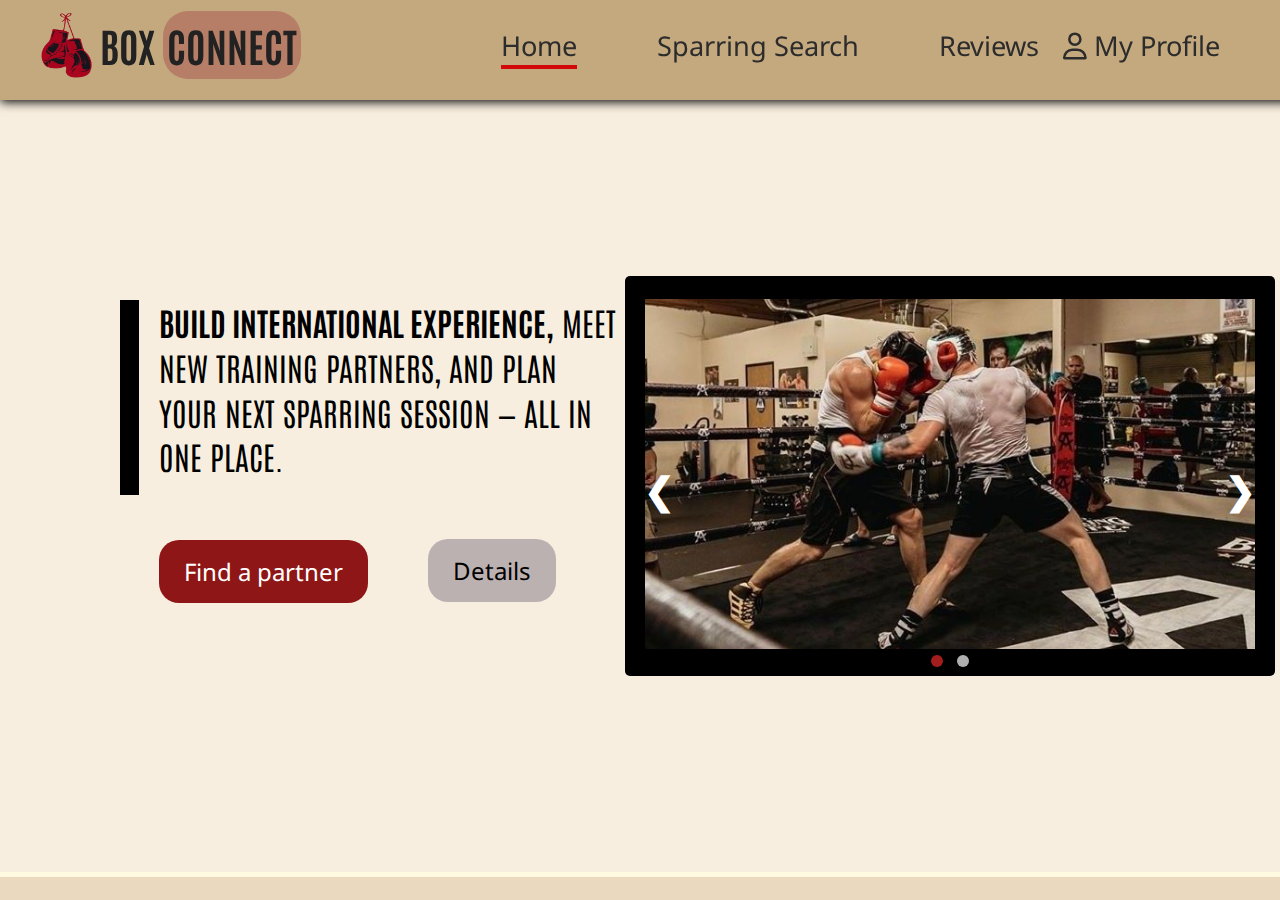
<file: index.html>
<!DOCTYPE html>
<html lang="en">
  <head>
    <meta charset="UTF-8" />
    <meta name="viewport" content="width=device-width, initial-scale=1.0" />
    <title>Box Connect</title>

    <!-- Загальні стилі -->
    <link rel="stylesheet" href="./css/style.css" />

    <!-- Стилі для головної сторінки -->
    <link rel="stylesheet" href="./css/home.css" />

    <!-- Іконки та шрифти -->
    <link rel="stylesheet" href="https://cdnjs.cloudflare.com/ajax/libs/font-awesome/6.0.0/css/all.min.css" />
    <link rel="preconnect" href="https://fonts.googleapis.com">
    <link rel="preconnect" href="https://fonts.gstatic.com" crossorigin>

    <link href="https://fonts.googleapis.com/css2?family=Antonio:wght@100..700&family=Libre+Baskerville:ital,wght@0,400;0,700;1,400&family=Oswald:wght@200..700&family=Roboto+Condensed:ital,wght@0,100..900;1,100..900&display=swap" rel="stylesheet">
    <link href="https://fonts.googleapis.com/css2?family=Antonio:wght@100..700&family=Libre+Baskerville:ital,wght@0,400;0,700;1,400&family=Noto+Sans:ital,wght@0,100..900;1,100..900&family=Oswald:wght@200..700&family=Roboto+Condensed:ital,wght@0,100..900;1,100..900&display=swap" rel="stylesheet">
    
    <script defer src="./js/script.js"></script>
  </head>
  <body>
    <!-- Хедер (спільний для всіх сторінок) -->
    <header class="site-header">
      <div class="header-container">
        <div class="logo">
          <img src="./assets/icons/logo.png" alt="logo" />
          <span>BOX <span class="highlight">CONNECT</span></span>
        </div>
        <nav class="nav-menu">
          <a href="./index.html" class="active">Home</a>
          <a href="#">Sparring Search</a>
          <a href="#">Reviews</a>
        </nav>
        <div class="profile">
          <a href="./profile.html"><i class="fa-regular fa-user"></i> My Profile</a>
        </div>
      </div>
    </header>

    <!-- 🟡 Головна секція -->
    <section class="hero-section">
      <div class="hero-content">
        <div class="hero-text">
          <div class="highlight-bar"></div>
          <div class="hero-text-content">
            <p>
              <strong>BUILD INTERNATIONAL EXPERIENCE,</strong> MEET NEW TRAINING PARTNERS, AND PLAN YOUR NEXT SPARRING SESSION — ALL IN ONE PLACE.
            </p>
            <div class="hero-buttons">
              <a href="./search.html" class="btn-primary">Find a partner</a>
              <a href="./details.html" class="btn-secondary">Details</a>
            </div>
          </div>
        </div>

        <!-- Slideshow container -->
        <div class="slideshow-container">
          <!-- Full-width images -->
          <div class="mySlides fade">
            <img src="./assets/images/slide1.jpg" alt="Boxers sparring">
          </div>

          <div class="mySlides fade">
            <img src="./assets/images/slide2.jpg" alt="Boxers sparring">
          </div>

          <!-- Next and previous buttons -->
          <button class="prev" onclick="plusSlides(-1)">&#10094;</button>
          <button class="next" onclick="plusSlides(1)">&#10095;</button>

          <!-- Dots container -->
          <div class="dots-container">
            <span class="dot active " onclick="currentSlide(1)"></span>
            <span class="dot" onclick="currentSlide(2)"></span>
          </div>
        </div>
      </div>
    </section>

    <script src="./js/home.js"></script>
  </body>
</html>
</file>
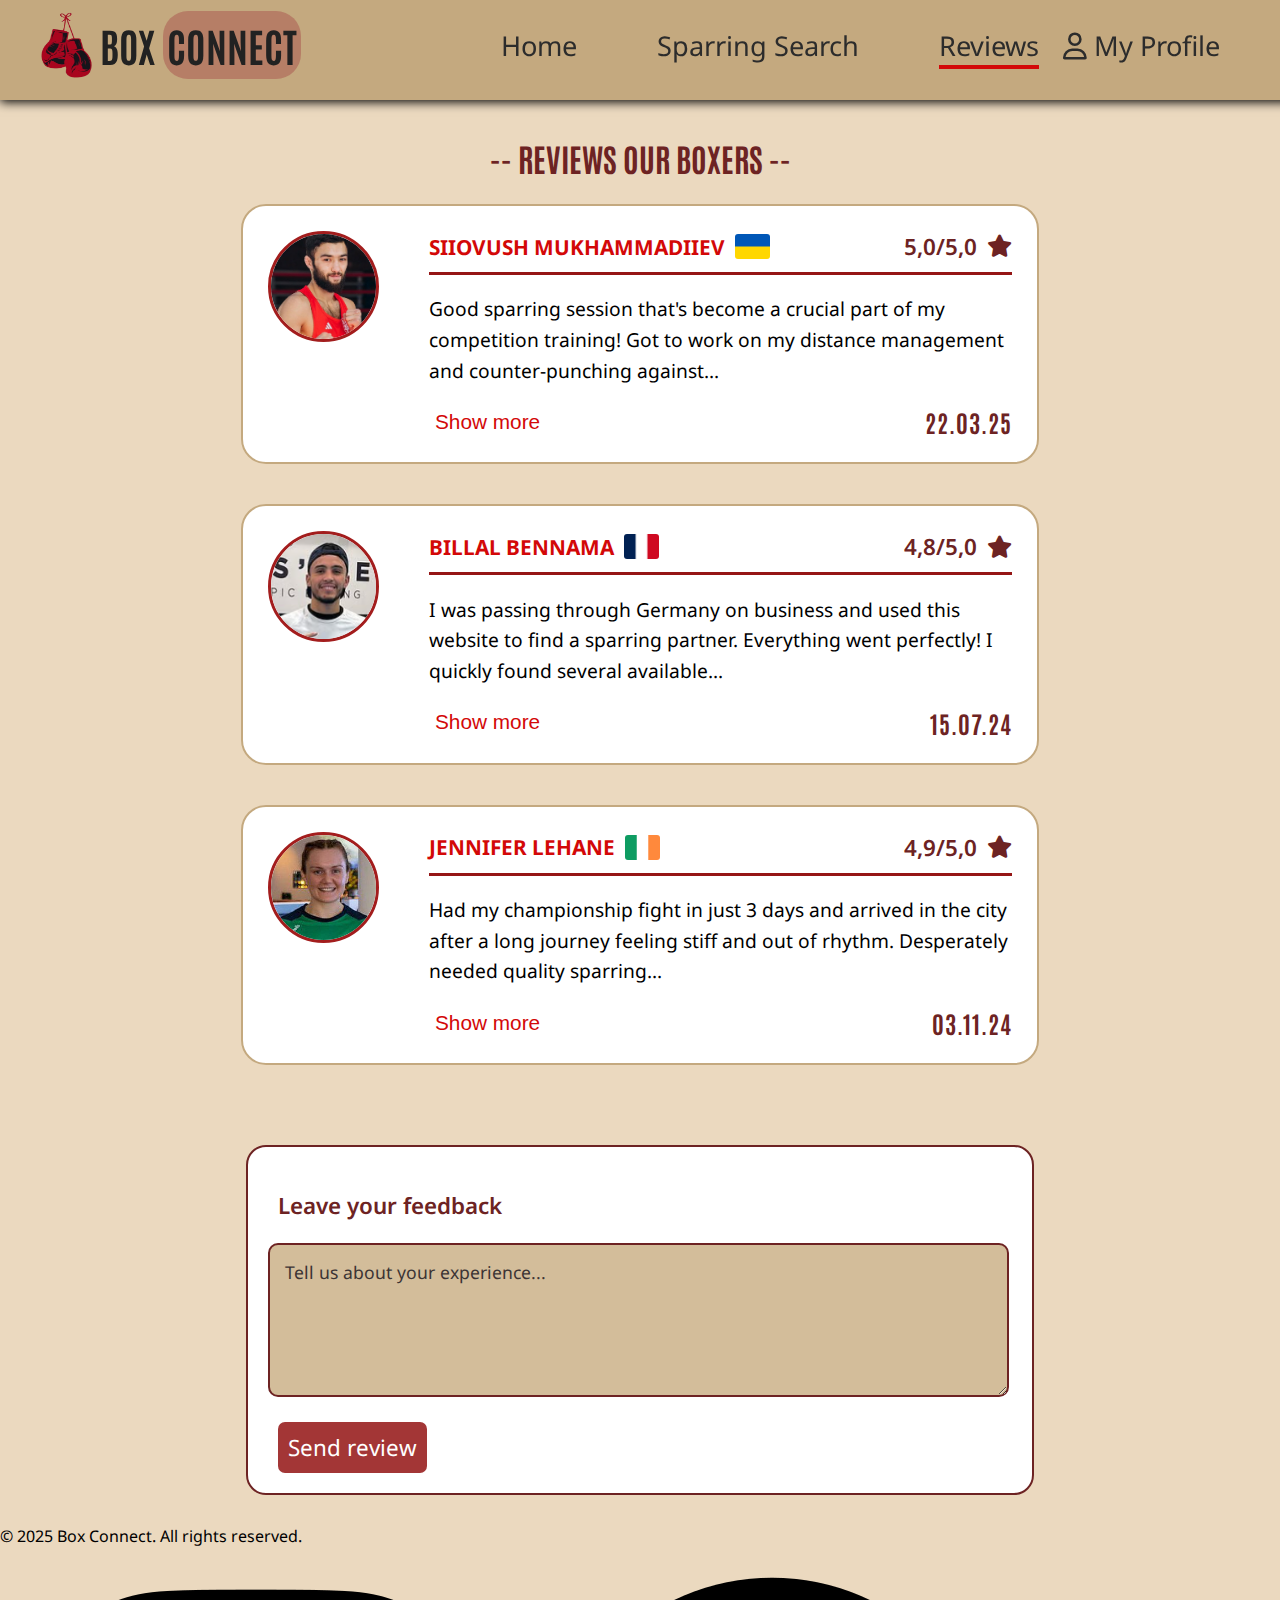
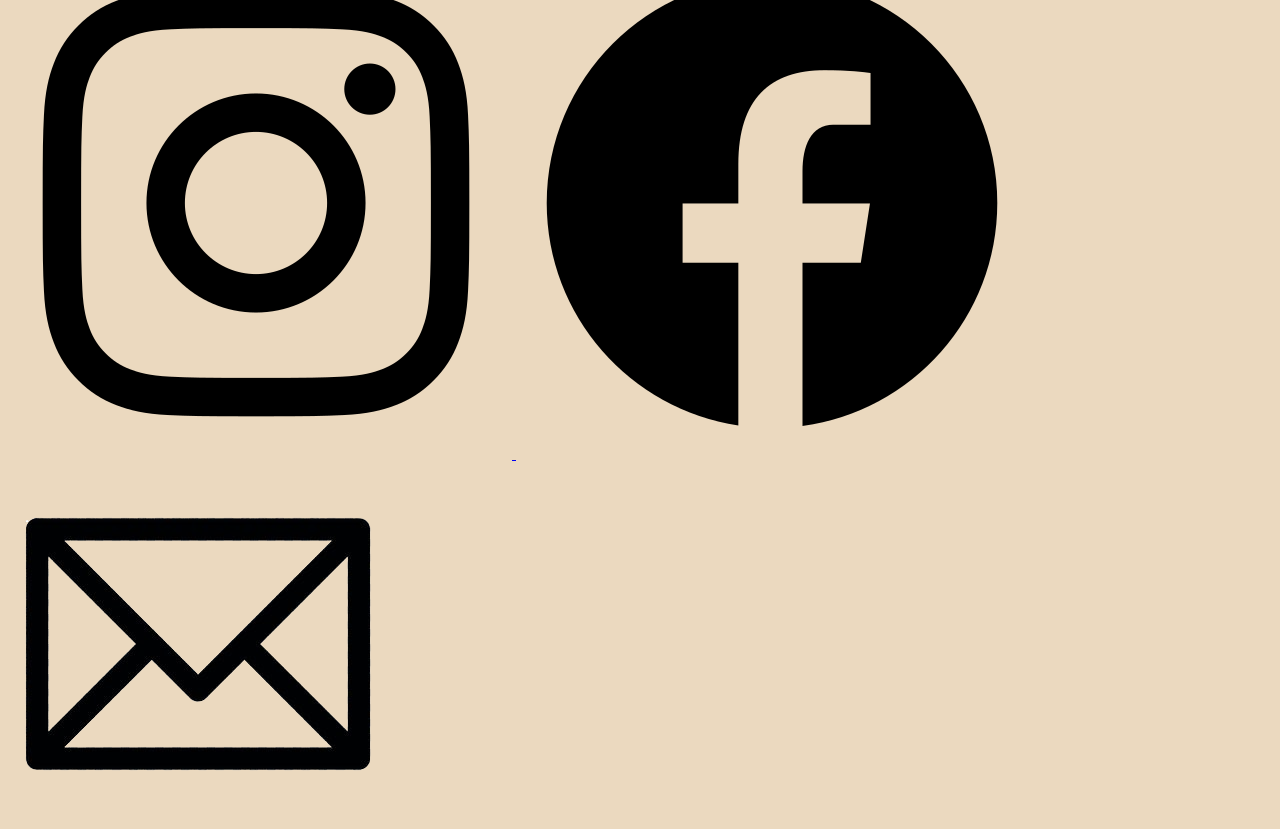
<file: reviews.html>
<!DOCTYPE html>
<html lang="en">

<head>
  <meta charset="UTF-8" />
  <meta name="viewport" content="width=device-width, initial-scale=1.0" />
  <title>Box Connect - Reviews</title>
  <link rel="stylesheet" href="css/style.css">
  <link rel="stylesheet" href="css/reviews.css" />

  <!-- Fonts -->
  <link rel="preconnect" href="https://fonts.googleapis.com">
  <link rel="preconnect" href="https://fonts.gstatic.com" crossorigin>
  <link
    href="https://fonts.googleapis.com/css2?family=Antonio:wght@100..700&family=Libre+Baskerville:ital,wght@0,400;0,700;1,400&family=Oswald:wght@200..700&family=Roboto+Condensed:ital,wght@0,100..900;1,100..900&display=swap"
    rel="stylesheet">
  <link href="https://fonts.googleapis.com/css2?family=Noto+Sans:ital,wght@0,100..900;1,100..900&display=swap"
    rel="stylesheet">
  <link rel="stylesheet" href="https://cdnjs.cloudflare.com/ajax/libs/font-awesome/6.0.0/css/all.min.css" />

</head>

<body>
  <!-- Header -->
  <!-- Хедер (спільний для всіх сторінок) -->
  <header class="site-header">
    <div class="header-container">
      <div class="logo">
        <img src="./assets/icons/logo.png" alt="logo" />
        <span>BOX <span class="highlight">CONNECT</span></span>
      </div>
      <nav class="nav-menu">
        <a href="./index.html">Home</a>
        <a href="./search.html">Sparring Search</a>
        <a href="./reviews.html" class="active">Reviews</a>
      </nav>
      <div class="profile">
        <a href="./profile.html"><i class="fa-regular fa-user"></i> My Profile</a>
      </div>
    </div>
  </header>
  <main class="reviews-container">
    <h2 class="reviews-title">-- REVIEWS OUR BOXERS --</h2>

    <!-- Review Card 1 -->
    <div class="review-card">
      <img src="./assets/boxers/photos/muhammadiev.jpg" alt="SIIOVUSH MUKHAMMADIIEV photo" class="review-avatar">
      <div class="review-content">
        <div class="review-header">
          <span class="review-name">
            SIIOVUSH MUKHAMMADIIEV
            <img src="./assets/boxers/flags/ukraine.png" alt="Flag of Ukraine" class="country-flag">
          </span>
          <span class="review-rating">5,0/5,0 <i class="fas fa-star"></i></span>
        </div>
        <p class="review-text truncated"
          data-full-text="Good sparring session that's become a crucial part of my competition training! Got to work on my distance management and counter-punching against different styles. This level of sparring is exactly what I need to stay sharp and confident. Will definitely be back every week until my championship bout. Highly recommend for anyone serious about competing!">
          Good sparring session that's become a crucial part of my competition training! Got to work on my distance
          management and counter-punching against...
        </p>
        <div class="review-footer">
          <button class="toggle-btn" onclick="toggleReview(this)">Show more</button>
          <div class="review-date">22.03.25</div>
        </div>
      </div>
    </div>

    <!-- Review Card 2 -->
    <div class="review-card">
      <img src="./assets/boxers/photos/bennama.png" alt="BILLAL BENNAMA photo" class="review-avatar">
      <div class="review-content">
        <div class="review-header">
          <span class="review-name">
            BILLAL BENNAMA
            <img src="./assets/boxers/flags/france.png" alt="Flag of France" class="country-flag">
          </span>
          <span class="review-rating">4,8/5,0 <i class="fas fa-star"></i></span>
        </div>
        <p class="review-text truncated"
          data-full-text="I was passing through Germany on business and used this website to find a sparring partner. Everything went perfectly! I quickly found several available partners in Berlin and booked a session within 24 hours. The local boxer I trained with was very welcoming and professional. It's amazing how this platform connects traveling boxers with local training partners. Highly recommend for anyone looking to maintain their boxing training while on the road!">
          I was passing through Germany on business and used this website to find a sparring partner. Everything went
          perfectly! I quickly found several available...
        </p>
        <div class="review-footer">
          <button class="toggle-btn" onclick="toggleReview(this)">Show more</button>
          <div class="review-date">15.07.24</div>
        </div>
      </div>
    </div>

    <!-- Review Card 3 -->
    <div class="review-card">
      <img src="./assets/boxers/photos/lehane.png" alt="JENNIFER LEHANE photo" class="review-avatar">
      <div class="review-content">
        <div class="review-header">
          <span class="review-name">
            JENNIFER LEHANE
            <img src="./assets/boxers/flags/ireland.png" alt="Flag of Ireland" class="country-flag">
          </span>
          <span class="review-rating">4,9/5,0 <i class="fas fa-star"></i></span>
        </div>
        <p class="review-text truncated"
          data-full-text="Had my championship fight in just 3 days and arrived in the city after a long journey feeling stiff and out of rhythm. Desperately needed quality sparring to get my timing back and shake off the travel fatigue. Within hours I found an experienced sparring partner who understood my situation perfectly. Thanks to this platform, I felt prepared and ready when I stepped into the ring for my title fight.">
          Had my championship fight in just 3 days and arrived in the city after a long journey feeling stiff and out of
          rhythm. Desperately needed quality sparring...
        </p>
        <div class="review-footer">
          <button class="toggle-btn" onclick="toggleReview(this)">Show more</button>
          <div class="review-date">03.11.24</div>
        </div>
      </div>
    </div>

    <!-- Feedback Box -->
    <div class="feedback-box">
      <p>Leave your feedback</p>
      <textarea placeholder="Tell us about your experience..."></textarea>
      <button class="send-btn">Send review</button>
    </div>
  </main>
  <!-- Footer -->
  <footer class="site-footer">
    <div class="footer-container">
      <div class="footer-text">
        © 2025 Box Connect. All rights reserved.
      </div>
      <div class="footer-icons">
        <a href="https://instagram.com" target="_blank">
          <img src="assets/icons/instagram.png" alt="Instagram" />
        </a>
        <a href="https://www.facebook.com">
          <img src="assets/icons/facebook.png" alt="F icon" />
        </a>
        <a
          href="https://mail.google.com/mail/u/0/?tab=rm&ogbl#inbox?compose=CllgCJqXxmRzMdSvLStnctnTrqDHtHDJkPbWzZWPfQjfSlTTCmgmnbfQwHqcPTmcmgSgDgckjXB">
          <img src="assets/icons/email.jpg" alt="email icon" />
        </a>
      </div>
    </div>
  </footer>
  <script src="js/script.js"></script>
  <script src="js/reviews.js"></script>
</body>

</html>
</file>
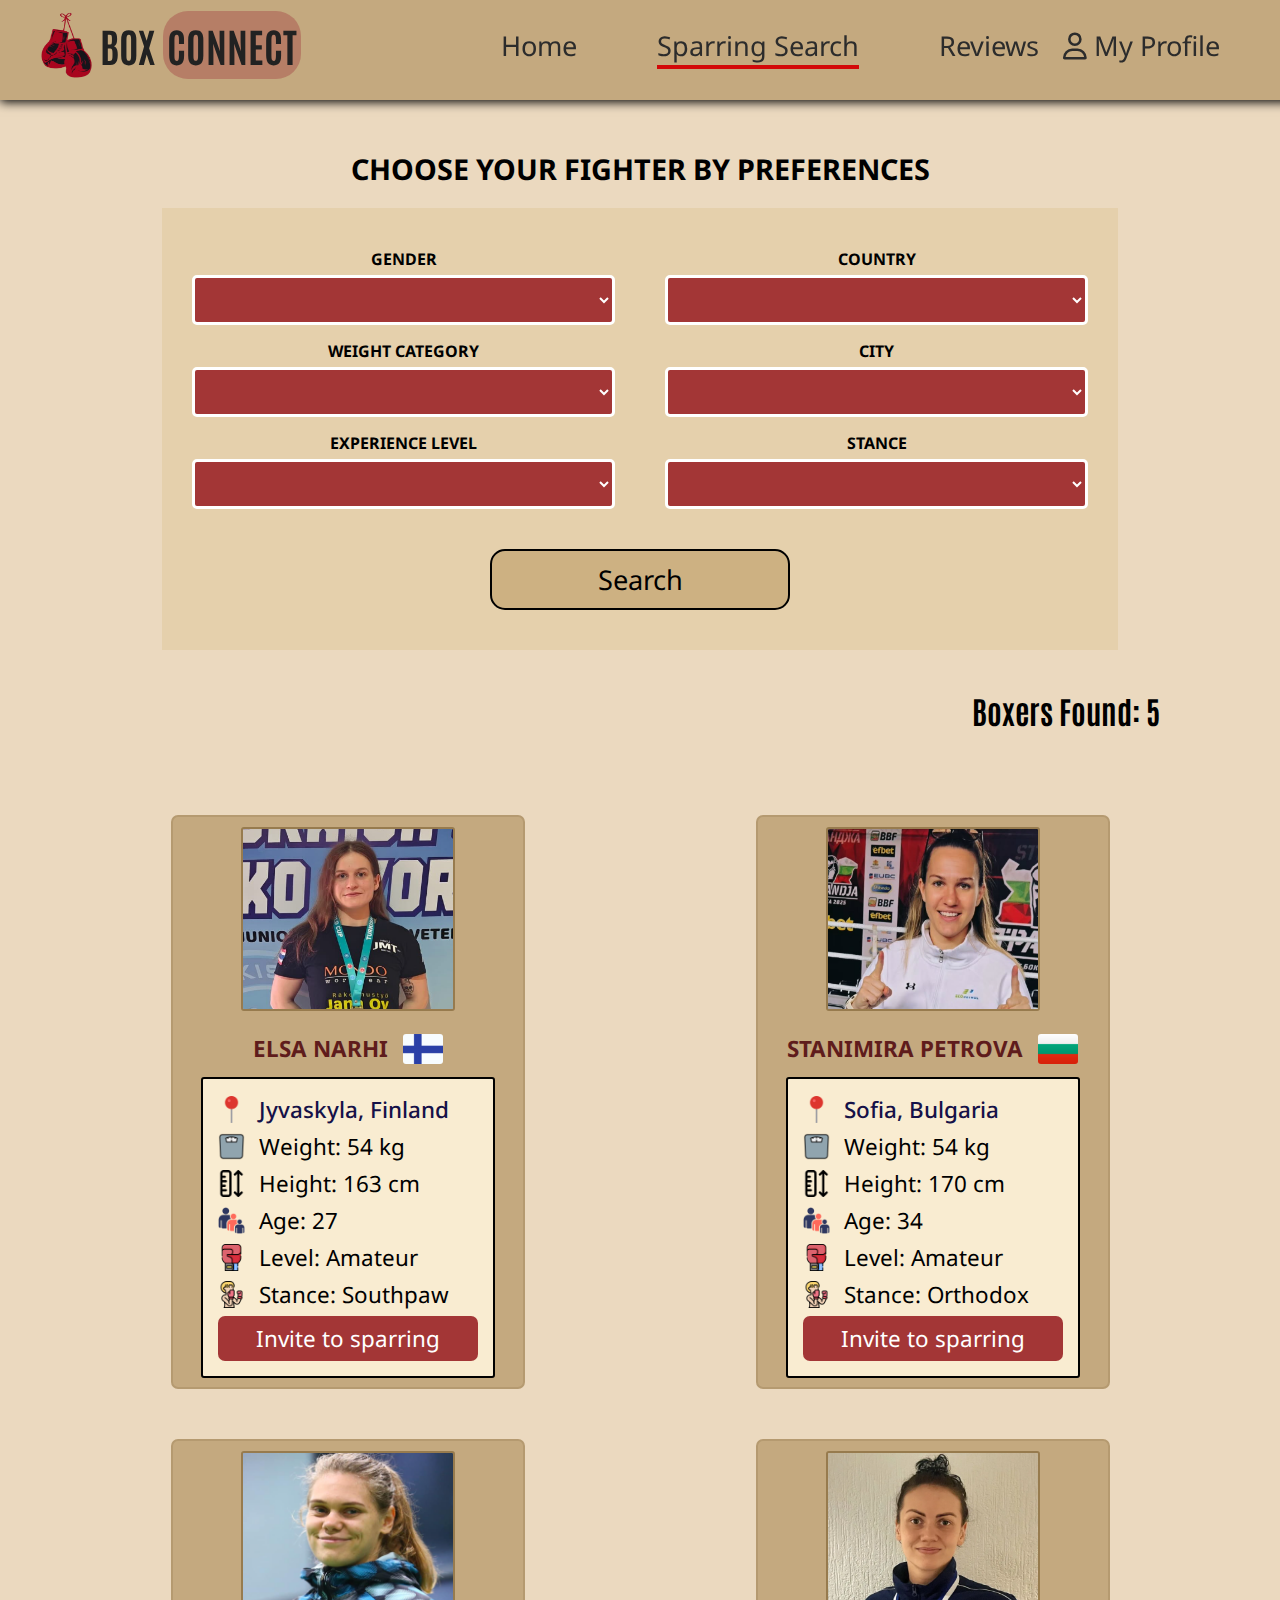
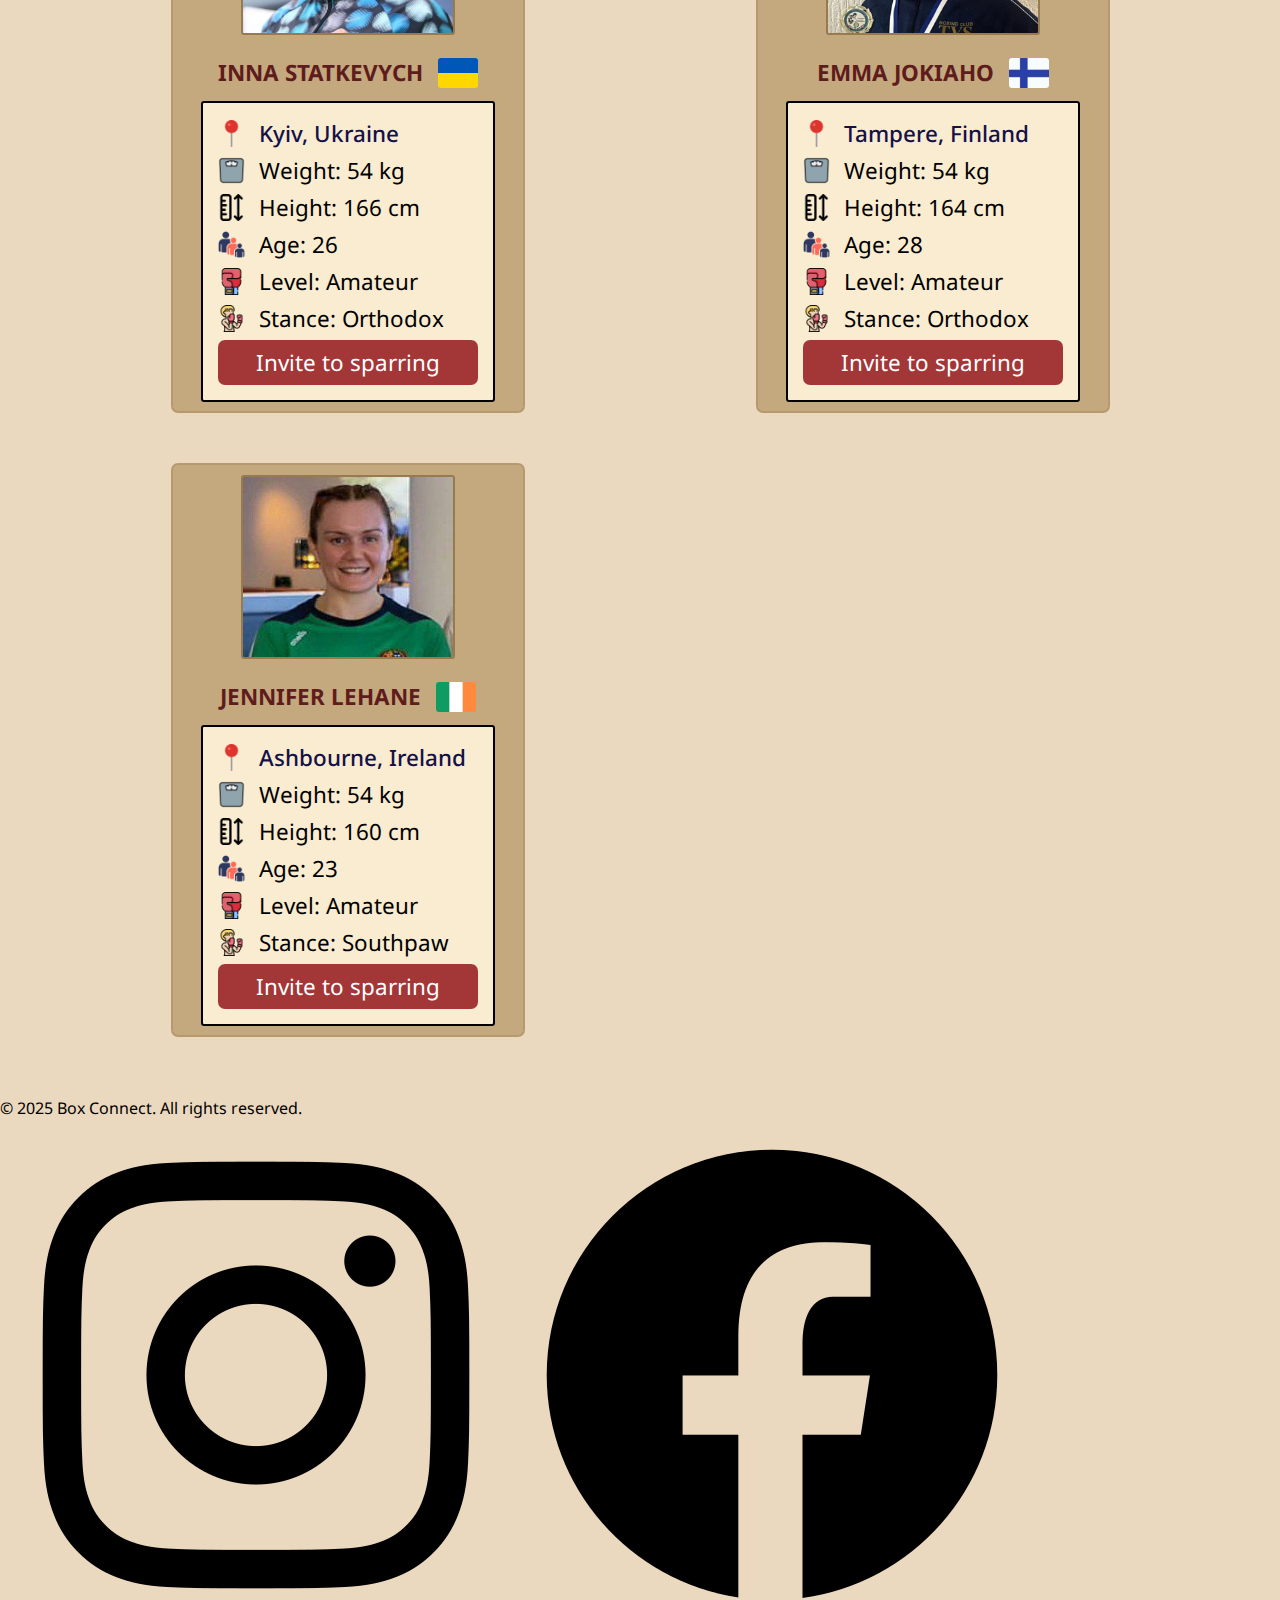
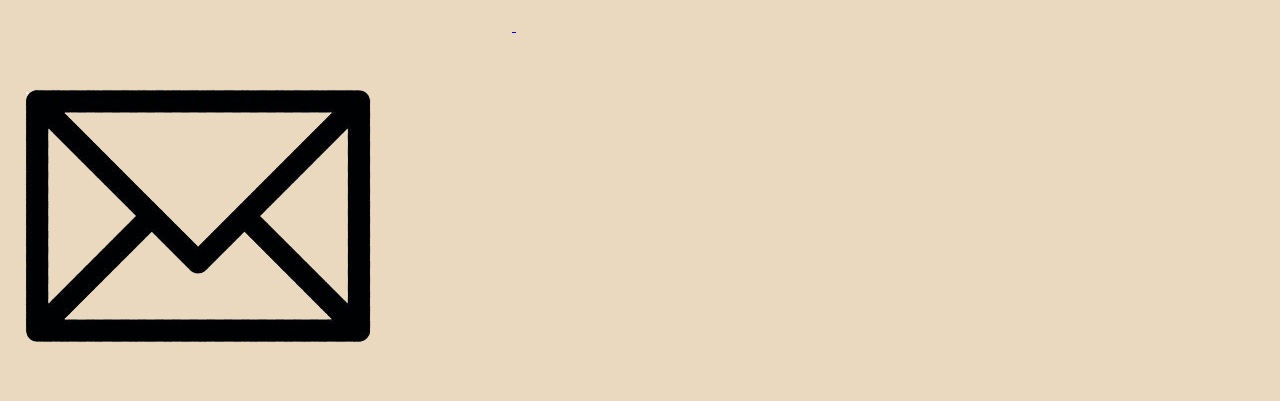
<file: search.html>
<!DOCTYPE html>
<html lang="en">

<head>
  <meta charset="UTF-8">
  <title>Sparring Search - Box Connect</title>
  <link rel="stylesheet" href="css/style.css">
  <link rel="stylesheet" href="css/search.css" />

  <!-- Іконки та шрифти -->
  <link rel="stylesheet" href="https://cdnjs.cloudflare.com/ajax/libs/font-awesome/6.0.0/css/all.min.css" />
  <link rel="preconnect" href="https://fonts.googleapis.com">
  <link rel="preconnect" href="https://fonts.gstatic.com" crossorigin>

  <link
    href="https://fonts.googleapis.com/css2?family=Antonio:wght@100..700&family=Libre+Baskerville:ital,wght@0,400;0,700;1,400&family=Oswald:wght@200..700&family=Roboto+Condensed:ital,wght@0,100..900;1,100..900&display=swap"
    rel="stylesheet">
  <link
    href="https://fonts.googleapis.com/css2?family=Antonio:wght@100..700&family=Libre+Baskerville:ital,wght@0,400;0,700;1,400&family=Noto+Sans:ital,wght@0,100..900;1,100..900&family=Oswald:wght@200..700&family=Roboto+Condensed:ital,wght@0,100..900;1,100..900&display=swap"
    rel="stylesheet">

</head>

<body>
  <!-- Хедер (спільний для всіх сторінок) -->
  <header class="site-header">
    <div class="header-container">
      <div class="logo">
        <img src="./assets/icons/logo.png" alt="logo" />
        <span>BOX <span class="highlight">CONNECT</span></span>
      </div>
      <nav class="nav-menu">
        <a href="./index.html">Home</a>
        <a href="./search.html" class="active">Sparring Search</a>
        <a href="#">Reviews</a>
      </nav>
      <div class="profile">
        <a href="./profile.html"><i class="fa-regular fa-user"></i> My Profile</a>
      </div>
    </div>
  </header>


  <div class="main-content"></div>
  <!-- Секція фільтрів -->
  <h1 class="filter-title">Choose Your Fighter by Preferences</h1>
  <section class="filters">
    <form id="filter-form">
      <!-- Перший ряд фільтрів: Стать і Країна -->
      <div class="filter-row">
        <!-- Стать -->
        <div class="filter-group">
          <label for="gender">Gender</label>
          <select id="gender" name="gender">
            <option value=""></option>
            <option value="male">Male</option>
            <option value="female">Female</option>
          </select>
        </div>
        <!-- Країна -->
        <div class="filter-group">
          <label for="country">Country</label>
          <select id="country" name="country">
            <option value=""></option>
            <option value="europe">All Europe</option>
            <!-- Країни будуть додані через JS -->
          </select>
        </div>

      </div>
      <!-- Другий ряд фільтрів: Вагова категорія і Місто -->
      <div class="filter-row">
        <div class="filter-group">
          <label for="weight">Weight Category</label>
          <select id="weight" name="weight">
            <option value=""></option>
          </select>
        </div>
        <div class="filter-group">
          <label for="city">City</label>
          <select id="city" name="city">
            <option value=""></option>
          </select>
        </div>
      </div>
      <!-- Третій ряд фільтрів: Рівень досвіду і Стійка -->
      <div class="filter-row">
        <div class="filter-group">
          <label for="experience">Experience Level</label>
          <select id="experience" name="experience">
            <option value=""></option>
            <option value="beginner">Beginner</option>
            <option value="amateur">Amateur</option>
            <option value="professional">Professional</option>
          </select>
        </div>
        <div class="filter-group">
          <label for="stance">Stance</label>
          <select id="stance" name="stance">
            <option value=""></option>
            <option value="any">Any</option>
            <option value="orthodox">Orthodox</option>
            <option value="southpaw">Southpaw</option>
          </select>
        </div>
      </div>

      <div class="search-button-container">
        <button type="button" class="search-button">Search</button>
      </div>
    </form>


  </section>
  <!-- Секція результатів пошуку -->
  <section class="search-results" id="search-results">
    <div class="results-header">
      <h2>Boxers Found: <span id="boxers-count">0</span></h2>
    </div>
    <!-- Шаблон для картки боксера -->
    <template id="boxer-card-template">
      <div class="boxer-card">
        <div class="boxer-photo">
          <img src="" alt="" class="boxer-photo-img">
        </div>
        <div class="boxer-header">
          <h3 class="boxer-name"></h3>
          <img src="" alt="" class="country-flag">
        </div>
        <!-- Єдина сітка для всіх даних -->
        <div class="boxer-info-grid">
          <img src="assets/icons/location.png" alt="Location" class="icon">
          <a href="#" class="boxer-location" target="_blank" rel="noopener noreferrer"></a>
          <img src="assets/icons/weight.png" alt="Weight" class="icon"><span class="boxer-weight"></span>
          <img src="assets/icons/height.png" alt="Height" class="icon"><span class="boxer-height"></span>
          <img src="assets/icons/age.png" alt="Age" class="icon"><span class="boxer-age"></span>
          <img src="assets/icons/level.png" alt="Level" class="icon"><span class="boxer-level"></span>
          <img src="assets/icons/stance.png" alt="Stance" class="icon"><span>Stance: <span
              class="stance-badge boxer-stance"></span></span>
          <button class="invite-button"><span>Invite to sparring</span></button>
        </div>
      </div>
    </template>
    <!-- Контейнер для карток -->
    <div class="boxers-grid" id="boxers-container">
      <!-- Картки додаються через JS -->
    </div>
  </section>

  <div id="invite-modal" class="modal hidden">
    <div class="modal-content">
      <span class="close-button">
        <img src="assets/icons/close.png" alt="Close" class="close-icon">
      </span>
      <label>Date:
        <input type="date" id="sparring-date" required>
      </label>
      <label>Time:
        <input type="time" id="sparring-time" required>
      </label>
      <button id="confirm-invite">Send Invitation</button>
    </div>
  </div>


  <!-- Footer -->
  <footer class="site-footer">
    <div class="footer-container">
      <div class="footer-text">
        © 2025 Box Connect. All rights reserved.
      </div>
      <div class="footer-icons">
        <a href="https://instagram.com" target="_blank">
          <img src="assets/icons/instagram.png" alt="Instagram" />
        </a>
        <a href="https://www.facebook.com">
          <img src="assets/icons/facebook.png" alt="F icon" />
        </a>
        <a
          href="https://mail.google.com/mail/u/0/?tab=rm&ogbl#inbox?compose=CllgCJqXxmRzMdSvLStnctnTrqDHtHDJkPbWzZWPfQjfSlTTCmgmnbfQwHqcPTmcmgSgDgckjXB">
          <img src="assets/icons/email.jpg" alt="email icon" />
        </a>
      </div>
    </div>
  </footer>
  <script src="js/script.js"></script>
  <script type="module" src="js/search/search.js"></script>
</body>

</html>
</file>
<file: css/style.css>
body {
  margin: 0;
  font-family: "Noto Sans", sans-serif;
  background: #ebd9bf;
}

.hero-section {
  margin-top: 80px;
}

.site-header {
  position: fixed;
  top: 0;
  width: 100%;
  background-color: #c4a97f;
  padding: 10px 30px;
  height: 80px;
  z-index: 1;
  box-shadow: 0 2px 10px #000000;
}

.header-container {
  display: flex;
  align-items: center;
  margin: 0 auto;
}

.logo {
  display: flex;
  align-items: center;
}

.logo img {
  width: 70px;
  height: 70px;
}

.logo span {
  font-size: 2.5rem;
  color: #222;
  font-family: "Antonio", sans-serif;
  font-weight: 700;
}

.highlight {
  background-color: #a545456e;
  border-radius: 25px;
  padding: 12px 4px;
  display: inline-block;
  line-height: 1.1;
}

.nav-menu {
  display: flex;
  gap: 80px;
  margin-right: auto;
  margin-left: 200px;

}

.nav-menu a {
  text-decoration: none;
  font-size: 1.7rem;
  color: #2c2c2c;
  position: relative;
}

.nav-menu a.active::after {
  content: "";
  position: absolute;
  width: 100%;
  height: 4px;
  background: #d30808;
  left: 0;
  bottom: -5px;


}

.profile a {
  text-decoration: none;
  font-size: 1.7rem;
  color: #2c2c2c;
  margin-right: 90px;

}

.profile a:hover {
  color: #000;
}

/* -------------------------------------- end of the header */
</file>
<file: css/home.css>
/*section1 */

.hero-section {
  background: #F8EEDF;
  border-bottom: #FEF9E1 5px solid;
}

.hero-content {
  display: flex;
  justify-content: space-between;
  align-items: center;
  min-height: 88vh;
  width: 100%;
}

.hero-text {
  max-width: 500px;
  display: flex;
  flex-direction: row;
  margin-bottom: 50px;
  margin-left: 120px;
}

.highlight-bar {
  width: 60px;
  background: #000;
  margin-right: 20px;
  height: 195px;
}

.hero-text-content {
  display: flex;
  flex-direction: column;
}

.hero-text-content p {
  font-family: "Antonio", sans-serif;
  font-size: 2rem;
  font-weight: 350;
  line-height: 1.4;
  margin: 0 0 10px 0;
}

.hero-buttons {
  display: flex;
  gap: 60px;
  margin-top: 50px;
}

.btn-primary,
.btn-secondary {
  padding: 15px 25px;
  border-radius: 20px;
  font-size: 1.5rem;
  text-decoration: none;
  display: inline-block;
}
.btn-primary,.btn-secondary:active{
  transform: translateY(1px); 
}

.btn-primary {
  background: #8E1616;
  color: #fff;
}

.btn-secondary {
  background: #bcb1b1;
  color: #000;
}
.btn-primary:hover {
  background-color: #b10606; 
  color: #fff;
  transition: background-color 0.6s ease;
}

.btn-secondary:hover {
  background-color: #d6d0d0; 
  color: #000;
  transition: background-color 0.6s ease;
}



.slideshow-container {
  width: 650px;
  height: 400px;
  position: relative;
  background-color: #000000;
  border-radius: 5px;
  overflow: hidden;
  display: flex;
  align-items: center;
  justify-content: center;
  margin: 0 auto;
}

.mySlides img {
  height: 350px;
  width: 610px;
  object-fit: cover;
}



.prev,
.next {
  position: absolute;
  top: 50%;
  margin-top: -22px;
  padding: 16px;
  color: rgb(255, 255, 255);
  font-weight: bold;
  background: none;
  border: none;
  font-size: 2.3rem;
}

.prev {
  left: 3px;
}

.next {
  right: 3px;
}

.dots-container {
  text-align: center;
  position: absolute;
  bottom: 4px;
  width: 100%;
}

.dot {
  height: 12px;
  width: 12px;
  margin: 0 5px;
  background-color: #afafaf;
  border-radius: 50%;
  display: inline-block;
}

.dot.active,
.dot:hover {
  background-color: #A31D1D;
}

/*section2 - what is it*/
html {
  scroll-behavior: smooth;
}

.about-section {
  border-bottom: 5px solid #FEF9E1;
  padding: 60px auto;
  scroll-margin-top: 140px;
}

.about-content {
  max-width: 900px;
  margin: 0 auto;
  text-align: center;
  min-height: 80vh;
}

.section-title {
  font-family: "Antonio", sans-serif;
  font-size: 2.7rem;
  font-weight: 700;
  letter-spacing: 1px;
  text-align: left;
  margin-bottom: 20px;
}

.about-box {
  background-color: #f9f9f9;
  border-radius: 25px;
  padding: 30px;
  border-left: 5px solid #A31D1D;
  border-right: 5px solid #000;

}

.about-box ul {
  list-style-type: disc;
  padding-left: 30px;
  text-align: left;
  line-height: 1.7;
}

.about-box li {
  margin-bottom: 20px;
}

/*section3 - how it works*/
.how-it-works {
 
  margin: 20px;
  position: relative;
  background-color: #c4a97f;
  height: 90vh;
}

.background-image {
  position: absolute;
  width: 63%;
  height: 100%;
  object-fit: cover;
  z-index: 1;
}

.content-overlay {
  position: relative;
  z-index: 2;
  text-align: center;
  padding: 90px 20px;
  border-radius: 20px;
  margin: 0 auto;
  max-width: 1200px;
}

.how-it-works h2 {
  margin: 90px 80px 50px auto;
  font-size: 3rem;
  letter-spacing: 2px;
  text-align: end;
  font-family: "Antonio", sans-serif;
}

.steps-container {
  display: flex;
}

.step-card {
  background: rgba(255, 255, 255, 0.95);
  border: 3px solid #000;
  border-radius: 25px;
  width: 250px;
  height: 150px;
  padding: 20px;
  box-shadow: 0 8px 25px rgba(0, 0, 0, 0.3);
  display: flex;
  align-items: center;
  gap: 25px;

}

.step-card h3 {
  font-size: 4.5rem;
  font-weight: 600;
  font-family: "Antonio", sans-serif;

}

.step-card p {
  font-size: 1.7rem;
  font-weight: 600;
  line-height: 1.4;
  color: #1b0d0d;
}

.step-card:hover {
  transform: translateY(-5px);
}

/* section 4 - map of europe */
.countries-section {
  border-top: 5px solid #FEF9E1;
  padding: 60px 20px;
  display: flex;
  justify-content: center;
  
}
.countries-container {
  display: flex;
  align-items: center;
  max-width: 1300px;
  gap: 80px; 
  margin-right: auto;
  margin-left: 50px;
}
.map-img {
  border: 2px solid #A31D1D;
  width: 850px;
  height: 750px;
}
.map-text {
  font-family: "Antonio", sans-serif;
  font-size: 2rem;
  font-weight: 300;
  text-align: center;
  display: flex;
  flex-direction: column;
  margin-left: 40px;
}
.boxers-icon {
  width: 330px;
  height: 230px;
  margin-top: 20px;
}


/* ==================== АДАПТИВНІСТЬ ДЛЯ ГЛАВНОЇ СТОРІНКИ ==================== */

/* Мобільні пристрої (480px - 767px) */
@media (max-width: 767px) {
  /* Герой-секція */
  .hero-section {
    margin-top: 60px;
  }
  
  .hero-content {
    flex-direction: column;
    min-height: auto;
    padding: 1px 15px;
  }
  
  .hero-text {
    max-width: 95%;
    margin: 0 auto 10px;
    display: flex;
  flex-direction: row;
    text-align: center;
  }
  
  .highlight-bar {
    width: 60px;
    height: 150px;
  background: #000;
  }
  
  .hero-text-content p {
    font-size: 1.4rem;
  }
  
  .hero-buttons {
    flex-direction: column;
    gap: 15px;
    align-items: center;
    margin-top: 30px;
  }
  
  .btn-primary, .btn-secondary {
    width: 240px;
    text-align: center;
    padding: 15px;
    font-size: 1.3rem;
  }
  
  /* Слайдер */
  .slideshow-container {
    width: 95%;
    height: 310px;
    margin: 20px auto;
    background-color: #000000;
    border-radius: 5px;
    overflow: hidden;
    position: relative;
  }
  
  .mySlides {
    width: 100%;
    height: 100%;
    position: relative;
  }

    .mySlides img {
    width: auto;
    max-width: 95%;
    height: 270px;
    display: block;
    margin: 15px auto;
  }
  
  .prev, .next {
    font-size: 1.8rem;
    padding: 12px;
  }
  
  /* Секція What is it */
  .about-section {
    padding: 30px 0;
    scroll-margin-top: 100px;
  }
  
  .about-content {
    max-width: 95%;
    padding: 20px 15px;
    min-height: auto;
  }
  
  .section-title {
    font-size: 2rem;
    text-align: center;
    margin-bottom: 20px;
  }
  
  .about-box {
    padding: 20px 15px;
    border-radius: 15px;
  }
  
  .about-box ul {
    padding-left: 20px;
    font-size: 1.2rem;
  }
  
  /* Секція How it works */
  .how-it-works {
    margin: 0;
    min-height: 60vh;
    height: auto;
  }
  
  .background-image {
    width: 100%;
    opacity: 0.5;
  }
  
  .content-overlay {
    padding: 40px 15px;
  }
  
  .how-it-works h2 {
    font-size: 2rem;
    margin: 0 auto 30px;
    text-align: center;
  }
  
  .steps-container {
    flex-direction: column;
    align-items: center;
    gap: 15px;
  }
  
  .step-card {
    width: 90%;
    max-width: 300px;
    height: 120px;
    padding: 15px;
  }
  
  .step-card h3 {
    font-size: 3rem;
  }
  
  .step-card p {
    font-size: 1.3rem;
  }
  
  /* Карта Європи */
  .countries-section {
    padding: 40px 15px;
  }
  
  .countries-container {
    flex-direction: column;
    gap: 30px;
    margin: 0 auto;
    max-width: 95%;
  }
  
  .map-img {
    width: 100%;
    max-height: 400px;
    height: auto;
  }
  
  .map-text {
    margin-left: 0;
    font-size: 1.8rem;
  }
  
  .map-text h2 {
    font-size: 2rem;
  }
  
  .boxers-icon {
    width: 200px;
    height: auto;
    margin-top: 15px;
  }
}
</file>
<file: css/reviews.css>
.reviews-container {
  margin: 80px auto 0;
  padding: 30px 20px;
  display: flex;
  flex-direction: column;
  align-items: center;
}

.reviews-title {
  text-align: center;
  font-family: 'Antonio', sans-serif;
  font-size: 2rem;
  font-weight: 700;
  color: #6D2323;
}

.review-card {
  display: flex;
  align-items: center;
  gap: 50px;
  background-color: #fff;
  border: 2px solid #c4a97f;
  border-radius: 25px;
  padding: 25px;
  margin-bottom: 40px;
  width: 60%;
}

.review-avatar {
  width: 105px;
  height: 105px;
  border-radius: 50%;
  object-fit: cover;
  border: 3px solid #A31D1D;
  align-self: flex-start;

}
.review-content {
  flex: 1;
}

.review-content p{
  font-size: 1.2rem;;
}

.review-header {
  display: flex;
  justify-content: space-between;
  align-items: center;
  border-bottom: 3px solid #951616;
  padding-bottom: 10px;
}

.review-name {
  font-size: 1.3rem;
  font-weight: 700;
  color: #d30808;
  display: flex;
  align-items: center;
  gap: 10px;
}

.review-rating {
  font-size: 1.4rem;
  font-weight: 600;
  color: #6D2323;
  display: flex;
  align-items: center;
  gap: 10px;
}

.review-text {
  line-height: 1.6;
  color:#000;
  margin-bottom: 20px;
}

.review-footer {
  display: flex;
  justify-content: space-between;
  align-items: center;
}

.toggle-btn {
  background-color: #ffffff;
  color: #d30808;
  border: none;
  font-size: 1.3rem;
  
}

.toggle-btn:hover {
   text-decoration: underline;
}

.review-date {
  color: #6D2323;
  font-size: 1.5rem;
  margin-left: 50px;
  font-family: 'Antonio', sans-serif;
  letter-spacing: 1px;
  font-weight: 700;

}

.feedback-box {
  background: #fff;
  border: 2px solid #6D2323;
  border-radius: 20px;
  padding:20px;
  text-align: left;
  margin-top: 40px;
  width: 60%;
}

.feedback-box p {
  font-size: 1.4rem;
  color: #6D2323;
  font-weight: 600;
  margin-left: 10px;
}

.feedback-box textarea {
  width: 95%; 
  min-height: 120px;
  padding: 15px;
  border: 2px solid #6D2323;
  border-radius: 10px;
  background-color: #d3bd9a;
  font-size: 1.1rem;
  resize: vertical;
  margin-bottom: 20px;
}

.feedback-box textarea:focus {
  outline: none;
  border-color: #000000;
}

.feedback-box textarea::placeholder {
  color: #3c3434;
  font-family: "Noto Sans", sans-serif;
  
}

.send-btn {
  background-color: #a33636;
  color: white;
  border: none;
  padding: 10px;
  border-radius: 7px;
  font-size: 1.4rem;
  font-family: "Noto Sans", sans-serif;
  margin-left: 10px;
}

.send-btn:hover {
  background-color: #641313;
}
.country-flag {
  width: 35px;
  height: 25px;
  border-radius: 3px;
}
</file>
<file: css/search.css>
/*filters*/


.filter-title {
  text-align: center;
  font-size: 1.8rem;
  text-transform: uppercase;
}

.filters {
  padding: 40px 30px;
  background: #E5D0AC;
  margin: 0 auto;
  width: 70%;
  /* background: 
    linear-gradient(rgba(0, 0, 0, 0.7)), 
    url('../assets/images/slide1.jpg') center/cover no-repeat;
    
  padding: 20px;
  color: white; */
}

.main-content {
  margin-top: 70px;
  padding: 30px;

}

label {
  text-transform: uppercase;
}

.filter-row {
  display: grid;
  grid-template-columns: repeat(2, 1fr);
  gap: 50px;
  margin-bottom: 15px;
}

.filter-group {
  display: flex;
  flex-direction: column;
}

.filter-group label {
  font-weight: bold;
  margin-bottom: 5px;
  text-align: center;
}

.filter-group select,
.filter-group input {
  padding: 10px;
  border: 3px solid #ffffff;
  border-radius: 5px;
  height: 50px;
  background-color: #a33636;
  color: #fff;
  text-align: center;
  font-size: 1.5rem;
}

.search-button-container {
  text-align: center;
  margin-top: 40px;
}

.search-button {
  padding: 10px 20px;
  font-size: 1.7rem;
  border: 2px solid #000000;
  border-radius: 15px;
  background-color: #cdb182;
  width: 300px;
  font-family: "Noto Sans", sans-serif;
}

.search-button:hover {
  background-color: #b3986d;
}

.search-button:active {
  transform: translateY(1px);
}


/*boxing-cards*/
.search-results {
  margin-top: 40px;
}

.results-header {
  text-align: right;
  font-family: "Antonio", sans-serif;
  font-size: 1.3rem;
  font-weight: 200;
  margin-right: 120px;
}

.boxers-grid {
  display: grid;
  grid-template-columns: repeat(auto-fill, minmax(350px, 1fr));
  gap: 50px;
  padding: 60px 80px;
  justify-items: center;
}

.boxer-card {
  background-color: #c4a97f;
  border-radius: 7px;
  padding: 20px 0px;
  width: 350px;
  height: 530px;
  display: flex;
  justify-content: center;
  align-items: center;
  flex-direction: column;
  border: #b59a70 2px solid;
}

.boxer-photo {
  display: flex;
  justify-content: center;
  align-items: center;
}

.boxer-photo img {
  width: 210px;
  height: 180px;
  border-radius: 3px;
  border: #977b4e 2px solid;
}

.boxer-header {
  display: flex;
  justify-content: center;
  align-items: center;
  background-color: #c4a97f;
  gap: 15px;
  color: #5f1c1c;
  font-size: 1.2rem;

}
.invite-button {
  width: 100%;
  background-color: #a33636;
  color: white;
  border: none;
  padding: 7px;
  border-radius: 7px;
  font-size: 1.4rem;
  grid-column: span 2;
  font-family: "Noto Sans", sans-serif;


}

.country-flag {
  width: 40px;
  height: 30px;
  border-radius: 3px;

}

.boxer-info-grid {
  display: grid;
  grid-template-columns: auto 1fr;
  gap: 6px 14px;
  align-items: center;
  background-color: rgb(249, 236, 209);
  width: 260px;
  height: 285px;
  padding: 15px;
  font-size: 1.4rem;
  border-radius: 3px;
  margin-top: -10px;
  font-family: "Noto Sans", sans-serif;
  border: #000000 2px solid;

}

.icon {
  width: 27px;
  height: 27px;
}

.boxer-info-grid a {
  color: #0b0202;
  text-decoration: none;
  font-weight: 500;
  cursor: pointer;
  color: #151148;
}

.invite-button:hover {
  background-color: #641313;
}

.invite-button:active {
  transform: translateY(1px);
}
#search-results {
  scroll-margin-top: 200px;
}

.modal {
  position: fixed;
  top: 0;
  left: 0;
  width: 100%;
  height: 100%;
  background-color: rgba(0, 0, 0, 0.6);
  display: flex;
  align-items: center;
  justify-content: center;
  z-index: 999;
}

.modal-content {
  background-color: #F8EEDF;
  padding: 20px 30px;
  border-radius: 7px;
  width: 420px;
  position: relative;
  text-align: center;
  font-size: 1.5rem;
  font-family: "Antonio", sans-serif;
  border : 2px solid #9a8929;
}
.modal-content input,
.modal-content button,
.close-button {
  padding: 6px;
  font-size: 1.5rem;
}

.modal-content input {
  display: block;
  width: 100%;
  margin: 10px 0 20px;
  font-family: "Noto Sans", sans-serif;
  border-radius: 4px;
}

.close-button {
  position: absolute;
  top: 10px;
  right: 15px;
  cursor: pointer;
  width: 30px;
  height: 30px;
}

.close-button:hover {
  background-color: #641313;
}

.hidden {
  display: none;
}

.modal-content button {
  font-family: "Noto Sans", sans-serif;
  background-color: #a88d62;
}

.modal-content button:active {
  transform: translateY(1px);
}

.modal-content button:hover {
  background-color: #9d8153;
}

.close-icon {
  width: 20px;
  height: 20px;
}
</file>
